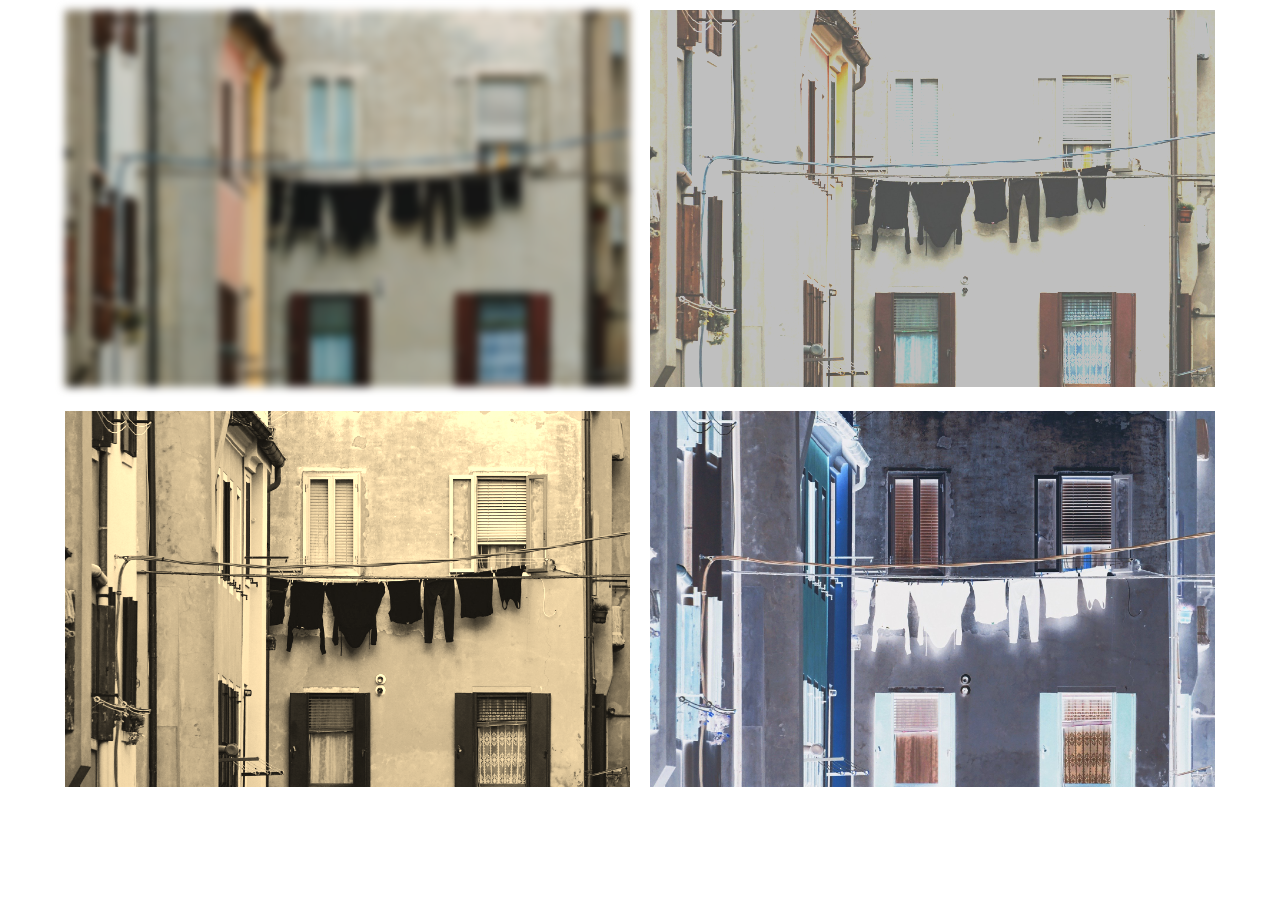
<file: 3-filtri/index.html>
<!DOCTYPE html>
<html lang="en">
<head>
    <meta charset="UTF-8">
    <meta http-equiv="X-UA-Compatible" content="IE=edge">
    <meta name="viewport" content="width=device-width, initial-scale=1.0">
    <title>Filtri</title>
    <link href="css/style.css" rel="stylesheet" />
</head>
<body>
    
    <main class="container">
        <div class="columns">
            <div class="column">
                <img class="blur" src="img/photo.jpg" alt="Immagine di prova" />
            </div>
            <div class="column">
                <img class="foto2" src="img/photo.jpg" alt="Immagine di prova" />
            </div>
            <div class="column">
                <img class="sepia" src="img/photo.jpg" alt="Immagine di prova" />
            </div>
            <div class="column invertedColor">
                <img class="" src="img/photo.jpg" alt="Immagine di prova" />
            </div>


        </div>
    </main>
</body>
</html>
</file>
<file: 3-filtri/css/style.css>
* {
    padding: 0;
    margin: 0;
    box-sizing: border-box;
}

.container {
    max-width: 1170px;
    margin: auto;
}

.columns {
    display: flex;
    flex-wrap: wrap;
}

.column {
    width: 50%;
    padding: 10px;
}

.column img {
    width: 100%;
}

.blur {
    filter: blur(4px);
}

.foto2 {
    filter: brightness(2) contrast(0.5);
}

.sepia {
    filter: sepia(1);
}

.invertedColor {
    filter: invert(1);
}
</file>
